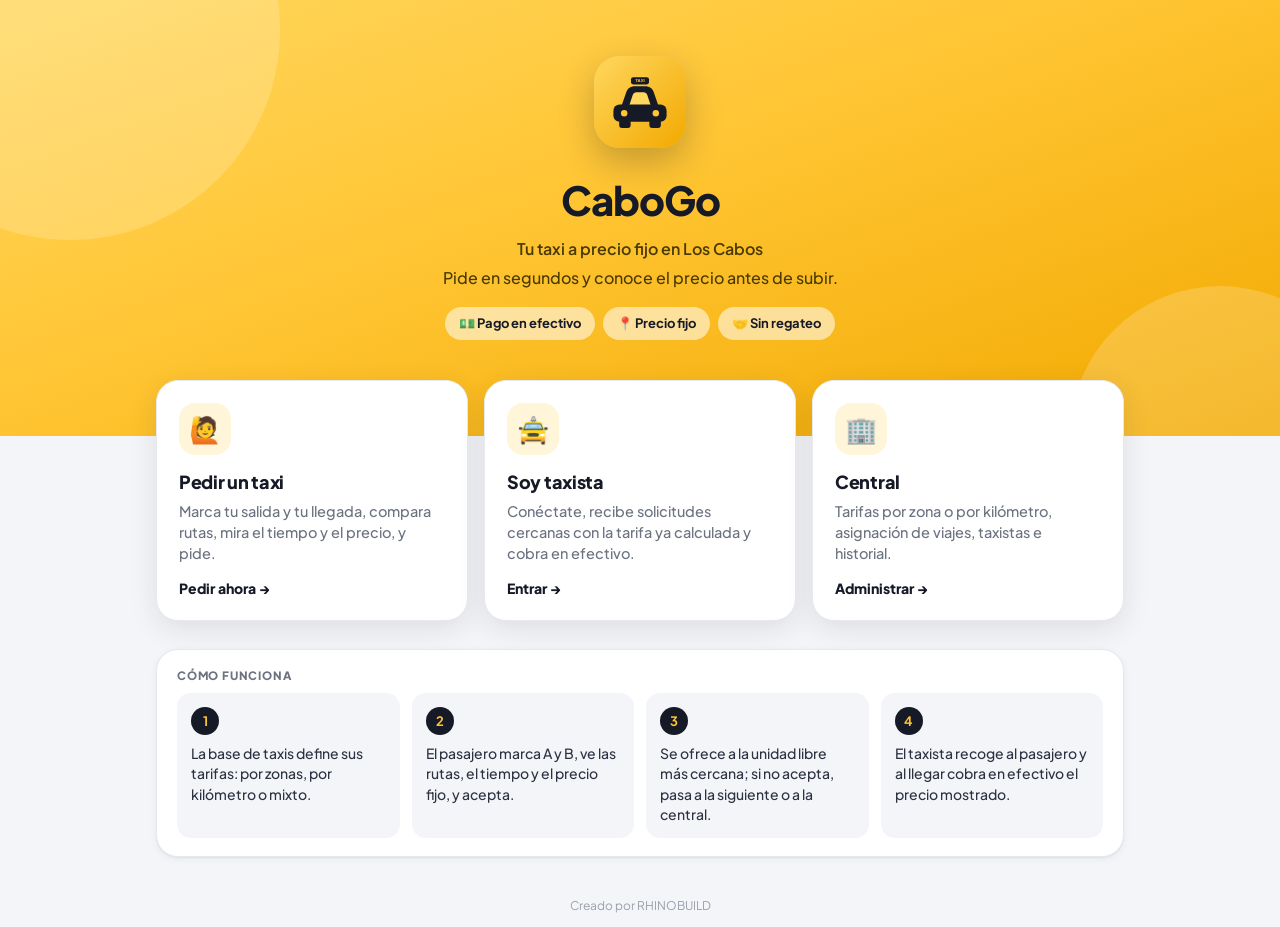
<file: index.html>
<!DOCTYPE html>
<html lang="es">
<head>
<meta charset="utf-8">
<meta name="viewport" content="width=device-width, initial-scale=1">
<meta name="theme-color" content="#ffffff">
<title>CaboGo</title>
<link rel="icon" href="img/icono.svg" type="image/svg+xml">
<link rel="stylesheet" href="css/estilos.css">
<style>
  body{background:var(--bg)}
  .hero{position:relative;overflow:hidden;background:linear-gradient(160deg,#ffd75e 0%,#ffc533 45%,#f2a900 100%);color:var(--tinta);padding:56px 20px 96px;text-align:center}
  .hero:before,.hero:after{content:'';position:absolute;border-radius:50%;background:rgba(255,255,255,.18)}
  .hero:before{width:420px;height:420px;left:-140px;top:-180px}
  .hero:after{width:300px;height:300px;right:-90px;bottom:-150px}
  .hero img{width:92px;height:92px;border-radius:26px;box-shadow:0 14px 34px rgba(22,26,38,.25);position:relative}
  .hero h1{margin:18px 0 8px;font-size:clamp(28px,5vw,40px);font-weight:800;letter-spacing:-1px;position:relative}
  .hero p{margin:0 auto;max-width:520px;font-size:16px;font-weight:600;color:#4a3a00;position:relative}
  .chips-hero{display:flex;gap:8px;justify-content:center;flex-wrap:wrap;margin-top:18px;position:relative}
  .chips-hero span{background:rgba(255,255,255,.55);border-radius:999px;padding:7px 14px;font-weight:700;font-size:13px}
  .opciones{max-width:1000px;margin:-56px auto 0;padding:0 16px;display:grid;grid-template-columns:repeat(auto-fit,minmax(260px,1fr));gap:16px;position:relative}
  .op{background:#fff;border-radius:var(--r-lg);border:1px solid var(--line);padding:22px;text-decoration:none;color:inherit;box-shadow:var(--sh-2);display:block;transition:transform .15s,box-shadow .15s}
  .op:hover{transform:translateY(-3px);box-shadow:var(--sh-3)}
  .op .ic{width:52px;height:52px;border-radius:16px;background:var(--sol-l);display:grid;place-items:center;font-size:26px}
  .op h2{margin:14px 0 6px}
  .op p{margin:0;color:var(--muted);font-size:14.5px;font-weight:500}
  .op .ir{margin-top:14px;font-weight:800;color:var(--tinta);font-size:14px}
  .como{max-width:1000px;margin:28px auto;padding:0 16px}
  .pasos{display:grid;grid-template-columns:repeat(auto-fit,minmax(210px,1fr));gap:12px}
  .paso{background:var(--bg);border-radius:var(--r);padding:14px}
  .paso b{display:inline-grid;place-items:center;width:28px;height:28px;border-radius:50%;background:var(--tinta);color:var(--sol);font-size:13px;margin-bottom:8px}
  .paso div{font-size:14px;color:var(--tinta-2);font-weight:500}
</style>
</head>
<body>
  <section class="hero">
    <img src="img/icono.svg" alt="">
    <h1 id="nombre">CaboGo</h1>
    <p id="lema">Tu taxi a precio fijo en Los Cabos</p><p style="margin-top:6px;font-weight:500">Pide en segundos y conoce el precio antes de subir.</p>
    <div class="chips-hero"><span>💵 Pago en efectivo</span><span>📍 Precio fijo</span><span>🤝 Sin regateo</span></div>
  </section>
  <div class="opciones">
    <a class="op" href="pasajero.html"><div class="ic">🙋</div><h2>Pedir un taxi</h2><p>Marca tu salida y tu llegada, compara rutas, mira el tiempo y el precio, y pide.</p><div class="ir">Pedir ahora →</div></a>
    <a class="op" href="taxista.html"><div class="ic">🚖</div><h2>Soy taxista</h2><p>Conéctate, recibe solicitudes cercanas con la tarifa ya calculada y cobra en efectivo.</p><div class="ir">Entrar →</div></a>
    <a class="op" href="central.html"><div class="ic">🏢</div><h2>Central</h2><p>Tarifas por zona o por kilómetro, asignación de viajes, taxistas e historial.</p><div class="ir">Administrar →</div></a>
  </div>
  <div class="como">
    <div class="card"><div class="cbody">
      <h3>Cómo funciona</h3>
      <div class="pasos">
        <div class="paso"><b>1</b><div>La base de taxis define sus tarifas: por zonas, por kilómetro o mixto.</div></div>
        <div class="paso"><b>2</b><div>El pasajero marca A y B, ve las rutas, el tiempo y el precio fijo, y acepta.</div></div>
        <div class="paso"><b>3</b><div>Se ofrece a la unidad libre más cercana; si no acepta, pasa a la siguiente o a la central.</div></div>
        <div class="paso"><b>4</b><div>El taxista recoge al pasajero y al llegar cobra en efectivo el precio mostrado.</div></div>
      </div>
    </div></div>
  </div>
  <div class="pie">Creado por RHINOBUILD</div>
  <script type="module">
    import { APP } from './js/config.js';
    document.getElementById('nombre').textContent = APP.nombre; document.getElementById('lema').textContent = APP.lema || ''; document.title = APP.nombre + ' · ' + (APP.lema || '');
  </script>
</body>
</html>
</file>
<file: css/estilos.css>
@import url('https://fonts.googleapis.com/css2?family=Plus+Jakarta+Sans:wght@400;500;600;700;800&display=swap');

/* =====================================================================
   CaboGo · Sistema visual
   Amarillo taxi + tinta oscura sobre fondos claros, esquinas amplias y
   sombras suaves. Cambia los colores aquí y se aplican a las 3 apps.
   ===================================================================== */
:root{
  --sol:#ffc533; --sol-d:#f2a900; --sol-l:#fff6d9; --sol-ll:#fffbef;
  --tinta:#161a26; --tinta-2:#2c3242; --texto:#1d2130; --muted:#6b7280;
  --bg:#f4f5f8; --card:#ffffff; --line:#e7e9ef; --line-2:#f0f1f5;
  --ok:#12b76a; --ok-l:#e8f8f0; --bad:#ef4444; --bad-l:#fef0f0; --info:#2e6cf6; --info-l:#ebf2ff;
  --r-sm:10px; --r:14px; --r-lg:22px; --r-xl:28px;
  --sh-1:0 1px 2px rgba(22,26,38,.06),0 2px 8px rgba(22,26,38,.05);
  --sh-2:0 8px 28px rgba(22,26,38,.10);
  --sh-3:0 18px 48px rgba(22,26,38,.16);
  --top:64px;
  /* compatibilidad con nombres anteriores */
  --navy:var(--tinta); --navy2:var(--tinta-2); --gold:var(--sol); --gold2:var(--sol-l);
}
*{box-sizing:border-box}
html,body{margin:0;height:100%}
body{font-family:'Plus Jakarta Sans',system-ui,-apple-system,Segoe UI,sans-serif;background:var(--bg);color:var(--texto);font-size:15px;line-height:1.45;-webkit-font-smoothing:antialiased}
.hidden{display:none!important}
a{color:var(--info);text-decoration:none;font-weight:600}
code{background:var(--line-2);padding:2px 6px;border-radius:6px;font-size:.92em}
::selection{background:var(--sol-l)}

/* Barra superior (clara) */
.top{height:var(--top);background:rgba(255,255,255,.92);backdrop-filter:saturate(1.4) blur(10px);-webkit-backdrop-filter:saturate(1.4) blur(10px);color:var(--texto);display:flex;align-items:center;gap:12px;padding:0 16px;border-bottom:1px solid var(--line);position:relative;z-index:5}
.logo{width:40px;height:40px;border-radius:13px;background:linear-gradient(145deg,#ffd75e,var(--sol-d));display:grid;place-items:center;font-size:21px;flex:none;box-shadow:0 4px 12px rgba(242,169,0,.35)}
.top h1{font-size:16px;font-weight:800;margin:0;white-space:nowrap;overflow:hidden;text-overflow:ellipsis;letter-spacing:-.2px}
.top .sub{font-size:12px;color:var(--muted);font-weight:500}
.top .der{margin-left:auto;display:flex;gap:8px;align-items:center}
.top .btn.ghost{background:var(--line-2);border-color:transparent;color:var(--texto)}

/* Distribución mapa + panel */
.app{display:flex;flex-direction:column;height:calc(100dvh - var(--top))}
.mapa{flex:1;min-height:220px;background:#e9edf2;position:relative;z-index:0}
.sheet{background:var(--card);border-radius:var(--r-xl) var(--r-xl) 0 0;box-shadow:var(--sh-3);padding:22px 16px 18px;max-height:62dvh;overflow:auto;margin-top:-22px;position:relative;z-index:2}
.sheet:before{content:'';position:absolute;top:8px;left:50%;width:42px;height:5px;margin-left:-21px;border-radius:9px;background:#d9dce4}
@media(min-width:900px){
  .app{flex-direction:row;padding:16px;gap:16px;background:var(--bg)}
  .app .sheet{order:-1;width:420px;flex:none;max-height:none;border-radius:var(--r-lg);margin:0;box-shadow:var(--sh-2);padding-top:18px}
  .app .sheet:before{display:none}
  .app .mapa{border-radius:var(--r-lg);overflow:hidden;box-shadow:var(--sh-2)}
}
.pagina{max-width:1320px;margin:0 auto;padding:20px 16px}

/* Componentes */
.card{background:var(--card);border-radius:var(--r-lg);border:1px solid var(--line);box-shadow:var(--sh-1)}
.cbody{padding:18px 20px}
h2{font-size:18px;font-weight:800;margin:0 0 10px;color:var(--tinta);letter-spacing:-.3px}
h3{font-size:11.5px;font-weight:800;margin:18px 0 8px;color:var(--muted);text-transform:uppercase;letter-spacing:.8px}
h3:first-child{margin-top:0}
.btn{border:1.5px solid transparent;border-radius:var(--r);padding:13px 16px;font:700 15px 'Plus Jakarta Sans',sans-serif;cursor:pointer;background:var(--tinta);color:#fff;text-decoration:none;display:inline-flex;align-items:center;justify-content:center;gap:8px;transition:transform .08s ease,box-shadow .2s ease,background .2s ease}
.btn:hover{box-shadow:var(--sh-1)}
.btn:active{transform:scale(.98)}
.btn:disabled{opacity:.4;cursor:not-allowed;transform:none;box-shadow:none}
.btn.gold{background:var(--sol);color:var(--tinta);box-shadow:0 6px 16px rgba(255,197,51,.35)}
.btn.gold:hover{background:#ffcd4d}
.btn.ok{background:var(--ok);box-shadow:0 6px 16px rgba(18,183,106,.28)}
.btn.bad{background:#fff;color:var(--bad);border-color:#fbd0d0}
.btn.bad:hover{background:var(--bad-l)}
.btn.ghost{background:#fff;color:var(--texto);border-color:var(--line)}
.btn.ghost:hover{background:var(--line-2)}
.btn.sm{padding:7px 12px;font-size:13px;border-radius:11px;box-shadow:none}
.btn.block{width:100%}
.row{display:flex;gap:8px;align-items:center;flex-wrap:wrap}
.grow{flex:1}
label.f{display:block;font-size:12.5px;font-weight:600;color:var(--muted);margin:0 0 5px}
input,select,textarea{width:100%;border:1.5px solid var(--line);border-radius:12px;padding:11px 13px;font:15px 'Plus Jakarta Sans',sans-serif;background:#fff;color:var(--texto);transition:border-color .15s,box-shadow .15s}
input:focus,select:focus,textarea:focus{outline:none;border-color:var(--sol-d);box-shadow:0 0 0 4px rgba(255,197,51,.22)}
input[type=checkbox]{width:18px;height:18px;accent-color:var(--tinta);padding:0}
.fgrid{display:grid;grid-template-columns:repeat(auto-fit,minmax(140px,1fr));gap:12px}
.seg{display:flex;background:var(--line-2);border-radius:var(--r);padding:4px;gap:4px}
.seg button{flex:1;border:0;background:transparent;padding:9px;border-radius:11px;font:700 13.5px 'Plus Jakarta Sans',sans-serif;cursor:pointer;color:var(--muted);transition:.15s}
.seg button.on{background:#fff;color:var(--tinta);box-shadow:var(--sh-1)}
.muted{color:var(--muted);font-size:13px}
.empty{color:var(--muted);font-size:13.5px;padding:18px;text-align:center;background:var(--bg);border-radius:var(--r);border:1.5px dashed var(--line)}
.note{font-size:13px;color:var(--tinta-2);background:var(--sol-ll);border:1px solid #f8e3a3;padding:10px 12px;border-radius:12px;margin:8px 0}
.note.bad{border-color:#fbd0d0;background:var(--bad-l);color:#9f1c1c}
.badge{display:inline-flex;align-items:center;gap:5px;padding:4px 10px;border-radius:999px;font-size:11.5px;font-weight:700;white-space:nowrap}
.badge:before{content:'';width:6px;height:6px;border-radius:50%;background:currentColor;opacity:.8}
.b-warn{background:#fff4d6;color:#a86500}.b-bad{background:var(--bad-l);color:#c42020}.b-info{background:var(--info-l);color:#1d55d6}.b-navy{background:#ecebff;color:#4b3fd6}.b-ok{background:var(--ok-l);color:#0b8a4f}.b-mute{background:var(--line-2);color:#5b6170}

/* Puntos A/B y cotización */
.punto{display:flex;align-items:center;gap:10px;margin-bottom:8px}
.punto .ac{flex:1;min-width:0}
.punto .txt{flex:1;min-width:0;border:1.5px dashed var(--line);border-radius:12px;padding:11px 13px;font-size:14px;color:var(--tinta-2);background:var(--bg);white-space:nowrap;overflow:hidden;text-overflow:ellipsis}
.buscador{position:relative}
.buscador input{width:100%;background:var(--bg);border-color:transparent}
.buscador input:focus{background:#fff}
.sugerencias{position:absolute;left:0;right:0;top:100%;margin-top:6px;background:#fff;border:1px solid var(--line);border-radius:var(--r);box-shadow:var(--sh-3);z-index:1000;max-height:280px;overflow:auto;padding:4px}
.sugerencias button{display:block;width:100%;text-align:left;border:0;border-radius:10px;background:#fff;padding:10px 12px;font:14px 'Plus Jakarta Sans',sans-serif;color:var(--texto);cursor:pointer}
.sugerencias button:hover{background:var(--sol-ll)}
.quote{background:var(--bg);border-radius:var(--r);padding:12px 14px;margin:10px 0}
.qline{display:flex;justify-content:space-between;gap:10px;font-size:13.5px;padding:3px 0;color:var(--tinta-2)}
.qtotal{display:flex;justify-content:space-between;align-items:baseline;font-weight:800;font-size:20px;color:var(--tinta);border-top:1.5px dashed var(--line);margin-top:8px;padding-top:8px;letter-spacing:-.3px}
.ruta{border:2px solid var(--line);border-radius:var(--r);padding:12px 14px;cursor:pointer;display:flex;align-items:center;gap:12px;margin-bottom:8px;background:#fff;transition:.15s}
.ruta:hover{border-color:#d6d9e2}
.ruta.on{border-color:var(--sol);background:var(--sol-ll);box-shadow:0 4px 14px rgba(255,197,51,.2)}
.ruta .t{font-weight:800;color:var(--tinta);font-size:17px;letter-spacing:-.3px}
.ruta .p{margin-left:auto;font-weight:800;font-size:17px;color:var(--tinta)}
.hint{font-size:13.5px;color:#7a5500;background:var(--sol-ll);border:1px solid #f8e3a3;border-radius:12px;padding:10px 12px;margin:8px 0}

/* Estado del viaje */
.status{border-radius:var(--r-lg);padding:16px;border:1px solid var(--line);background:#fff;margin-bottom:12px;box-shadow:var(--sh-1)}
.status h4{margin:0 0 6px;font-size:18px;font-weight:800;color:var(--tinta);letter-spacing:-.3px}
.status p{margin:5px 0;color:var(--tinta-2);font-size:14px}
.eta{display:flex;align-items:baseline;gap:8px;flex-wrap:wrap;background:linear-gradient(135deg,var(--tinta),#2d3448);color:#fff;border-radius:var(--r);padding:12px 14px;margin:10px 0}
.eta b{font-size:26px;color:var(--sol);letter-spacing:-.5px}
.unit{display:flex;gap:12px;align-items:center;background:var(--bg);border-radius:var(--r);padding:10px 12px;margin:10px 0}
.unit .eco{background:var(--sol);color:var(--tinta);font-weight:800;border-radius:12px;padding:8px 11px;font-size:17px}
.spin{width:18px;height:18px;border:3px solid var(--line);border-top-color:var(--sol-d);border-radius:50%;animation:sp .9s linear infinite;display:inline-block;vertical-align:-3px;margin-right:8px}
@keyframes sp{to{transform:rotate(360deg)}}
.stars{display:flex;gap:6px;margin:8px 0}
.stars button{border:0;background:none;font-size:34px;cursor:pointer;color:#dde0e7;padding:0;transition:transform .1s}
.stars button:hover{transform:scale(1.12)}
.stars button.on{color:var(--sol)}
.offer{border:2px solid var(--sol);background:linear-gradient(180deg,var(--sol-ll),#fff);border-radius:var(--r-lg);padding:16px;margin-bottom:12px;animation:pulse 1.6s ease-in-out infinite;box-shadow:var(--sh-2)}
@keyframes pulse{50%{box-shadow:0 0 0 8px rgba(255,197,51,.18),var(--sh-2)}}
.cd{float:right;background:var(--tinta);color:var(--sol);border-radius:999px;padding:3px 11px;font-weight:800;font-size:13px}
.big{font-size:32px;font-weight:800;color:var(--tinta);letter-spacing:-.8px}
.pts{font-size:14px;color:var(--tinta-2);display:grid;gap:6px;margin:8px 0}
.dot{display:inline-block;width:10px;height:10px;border-radius:50%;margin-right:8px;box-shadow:0 0 0 3px rgba(0,0,0,.04)}
.online{display:flex;align-items:center;justify-content:space-between;gap:10px;background:var(--bg);border-radius:var(--r);padding:12px 14px;margin-bottom:12px}
.pill{width:10px;height:10px;border-radius:50%;display:inline-block;margin-right:8px;box-shadow:0 0 0 4px rgba(18,183,106,.15)}

/* Marcadores del mapa */
.mk{width:30px;height:30px;border-radius:50%;border:3px solid #fff;display:grid;place-items:center;color:#fff;font:800 12px 'Plus Jakarta Sans',sans-serif;box-shadow:0 4px 10px rgba(22,26,38,.3)}
.mk.a{background:var(--ok)}.mk.b{background:var(--bad)}
.mk.sm{width:24px;height:24px;font-size:11px;border-width:2px;flex:none;box-shadow:none}
.mk.yo{background:var(--info);width:20px;height:20px}
.mk.taxi{border-radius:10px;background:var(--sol);color:var(--tinta);width:auto;min-width:38px;padding:0 7px;height:26px;border:2.5px solid #fff}
.mk.taxi.ocupado{background:var(--tinta);color:var(--sol)}
.mk.taxi.off{background:#c3c7d1;color:#fff}
.mk.mini{width:16px;height:16px;border-width:3px}
.mk-wrap{background:none!important;border:0!important}
.mk-wrap .mk{position:absolute;transform:translate(-50%,-50%);white-space:nowrap}
.leaflet-container{font-family:'Plus Jakarta Sans',system-ui,sans-serif;background:#e9edf2}
.leaflet-tile-pane{filter:saturate(.75) brightness(1.04) contrast(.96)}
.leaflet-bar{border:0!important;box-shadow:var(--sh-2)!important;border-radius:12px!important;overflow:hidden}
.leaflet-bar a{width:34px!important;height:34px!important;line-height:34px!important;color:var(--tinta)!important}
.leaflet-control-attribution{border-radius:8px 0 0 0;font-size:10px}

/* Tablas y central */
table{width:100%;border-collapse:separate;border-spacing:0;font-size:13.5px}
th{text-align:left;color:var(--muted);font-weight:700;font-size:11.5px;text-transform:uppercase;letter-spacing:.5px;padding:9px 8px;border-bottom:1px solid var(--line);white-space:nowrap}
td{padding:11px 8px;border-bottom:1px solid var(--line-2);vertical-align:top}
tr:hover td{background:#fafbfc}
.tw{overflow-x:auto}
.tabs{display:flex;gap:4px;flex-wrap:wrap;background:var(--line-2);border-radius:var(--r);padding:4px}
.tabs button{border:0;background:transparent;border-radius:11px;padding:8px 14px;font:700 13.5px 'Plus Jakarta Sans',sans-serif;color:var(--muted);cursor:pointer;transition:.15s}
.tabs button:hover{color:var(--tinta)}
.tabs button.on{background:#fff;color:var(--tinta);box-shadow:var(--sh-1)}
.kpis{display:grid;grid-template-columns:repeat(auto-fit,minmax(140px,1fr));gap:12px;margin-bottom:16px}
.kpi{background:#fff;border:1px solid var(--line);border-radius:var(--r-lg);padding:14px 16px;box-shadow:var(--sh-1);position:relative;overflow:hidden}
.kpi:after{content:'';position:absolute;right:-18px;top:-18px;width:56px;height:56px;border-radius:50%;background:var(--sol-ll)}
.kpi b{display:block;font-size:24px;font-weight:800;color:var(--tinta);letter-spacing:-.5px;position:relative;z-index:1}
.kpi span{font-size:12.5px;color:var(--muted);font-weight:500;position:relative;z-index:1}
.g2{display:grid;grid-template-columns:minmax(0,1.5fr) minmax(320px,1fr);gap:16px;align-items:start}
@media(max-width:980px){.g2{grid-template-columns:minmax(0,1fr)}}
.mapa-central{height:440px;border-radius:var(--r);overflow:hidden;border:1px solid var(--line);position:relative;z-index:0}
.qitem{border:1px solid var(--line);border-radius:var(--r);padding:12px;margin-bottom:10px;background:#fff}
.qitem.alerta{border-color:#fbd0d0;background:linear-gradient(180deg,var(--bad-l),#fff)}
.chips{display:flex;gap:6px;flex-wrap:wrap;margin-top:8px}
.chip{border:1.5px solid var(--line);background:#fff;border-radius:999px;padding:5px 12px;font:700 12.5px 'Plus Jakarta Sans',sans-serif;cursor:pointer;color:var(--tinta);transition:.15s}
.chip:hover{border-color:var(--sol-d)}
.chip.near{border-color:var(--sol);background:var(--sol-l)}
.matriz{border-spacing:4px}
.matriz input{width:80px;padding:7px 8px;text-align:right;border-radius:9px;font-size:14px}
.matriz td,.matriz th{padding:0;border:0;text-align:center;background:transparent}
.matriz th{font-size:11px;text-transform:none;letter-spacing:0;white-space:normal;min-width:76px;padding:4px;color:var(--tinta-2)}
.matriz tr:hover td{background:transparent}
.matriz td.diag input{background:var(--sol-ll);border-color:#f8e3a3}
.zona{display:flex;align-items:center;gap:10px;padding:8px 0;border-bottom:1px solid var(--line-2)}
.zona .sw{width:16px;height:16px;border-radius:6px;flex:none}
.zona input{padding:8px 10px}
.log{font-size:12.5px;color:var(--tinta-2);background:var(--bg);border-radius:12px;padding:10px 12px}
.guardar{position:sticky;bottom:0;background:#fff;border-top:1px solid var(--line);padding:12px 0;margin-top:14px;display:flex;gap:10px;align-items:center}
.sucio{color:var(--bad);font-weight:700;font-size:13px}

/* Avisos */
#toast{position:fixed;left:50%;bottom:24px;transform:translateX(-50%) translateY(30px);background:var(--tinta);color:#fff;padding:12px 18px;border-radius:var(--r);font-weight:600;opacity:0;transition:.25s;pointer-events:none;z-index:9999;box-shadow:var(--sh-3);max-width:92vw}
#toast.on{opacity:1;transform:translateX(-50%)}
.banner-setup{background:var(--bad-l);color:#9f1c1c;padding:12px 16px;font-size:14px;border-bottom:1px solid #fbd0d0}
.login{max-width:420px;margin:40px auto;padding:0 16px}
.login .card{box-shadow:var(--sh-2)}
.pie{text-align:center;color:#9aa0ad;font-size:12px;padding:12px}

/* Referencia y Mis direcciones (pasajero) */
.ref{margin:0 0 10px 34px}
.ref input{background:var(--bg);border-color:transparent;font-size:14px;padding:10px 12px}
.ref input:focus{background:#fff}
.favs{margin:2px 0 10px}
.favs-tit{display:flex;align-items:center;justify-content:space-between;font-size:11.5px;font-weight:800;color:var(--muted);text-transform:uppercase;letter-spacing:.8px;margin:6px 0 2px}
.favs-tit button{border:0;background:none;color:var(--info);font:700 12.5px 'Plus Jakarta Sans',sans-serif;cursor:pointer;text-transform:none;letter-spacing:0}
.chip.fav{background:var(--bg);border-color:transparent;font-size:13.5px;padding:8px 14px}
.chip.fav:hover{background:var(--sol-ll)}
.chip.add{border-style:dashed;color:var(--muted)}
.chip .x{margin-left:6px;color:var(--bad);font-weight:800}
.guardar-fav{background:var(--bg);border-radius:var(--r);padding:12px;margin-top:8px}
.guardar-fav .row{margin-top:8px}
.ref-txt{font-size:13.5px;color:#7a5500;background:var(--sol-ll);border:1px solid #f8e3a3;border-radius:10px;padding:8px 10px;margin:6px 0}
</file>
